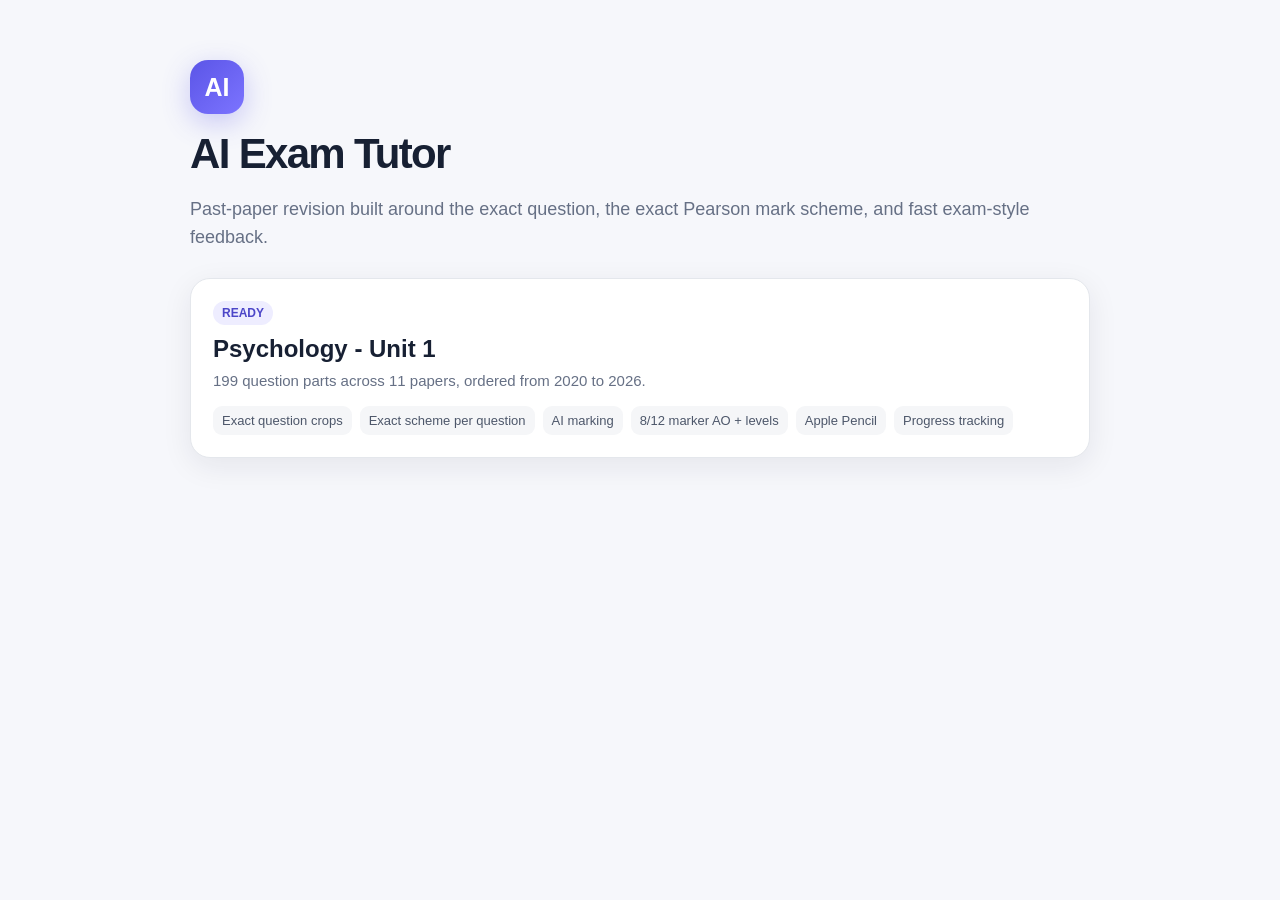
<file: index.html>
<!doctype html><html><head><meta charset="utf-8"><meta name="viewport" content="width=device-width,initial-scale=1"><title>AI Exam Tutor</title><style>body{margin:0;font-family:Inter,-apple-system,BlinkMacSystemFont,"Segoe UI",sans-serif;background:#f6f7fb;color:#172033}.wrap{max-width:900px;margin:0 auto;padding:60px 20px}.logo{width:54px;height:54px;border-radius:18px;background:linear-gradient(135deg,#5b55e7,#7c74ff);display:grid;place-items:center;color:#fff;font-size:25px;font-weight:900;box-shadow:0 8px 28px rgba(91,85,231,.3)}h1{font-size:42px;margin:16px 0 8px;letter-spacing:-.04em}p{color:#667085;font-size:18px;line-height:1.55}.card{display:block;text-decoration:none;color:inherit;background:#fff;border:1px solid #e4e7ec;border-radius:20px;padding:22px;margin-top:26px;box-shadow:0 8px 30px rgba(20,30,55,.08)}.tag{display:inline-block;background:#eeedff;color:#4c46c8;padding:5px 9px;border-radius:999px;font-size:12px;font-weight:800}.card h2{margin:10px 0 6px}.features{display:flex;gap:8px;flex-wrap:wrap;margin-top:14px}.features span{font-size:13px;background:#f5f6f8;padding:7px 9px;border-radius:9px;color:#4d576a}</style></head><body><div class="wrap"><div class="logo">AI</div><h1>AI Exam Tutor</h1><p>Past-paper revision built around the exact question, the exact Pearson mark scheme, and fast exam-style feedback.</p><a class="card" href="psychology.html"><span class="tag">READY</span><h2>Psychology - Unit 1</h2><p style="font-size:15px;margin:0">199 question parts across 11 papers, ordered from 2020 to 2026.</p><div class="features"><span>Exact question crops</span><span>Exact scheme per question</span><span>AI marking</span><span>8/12 marker AO + levels</span><span>Apple Pencil</span><span>Progress tracking</span></div></a></div></body></html>
</file>
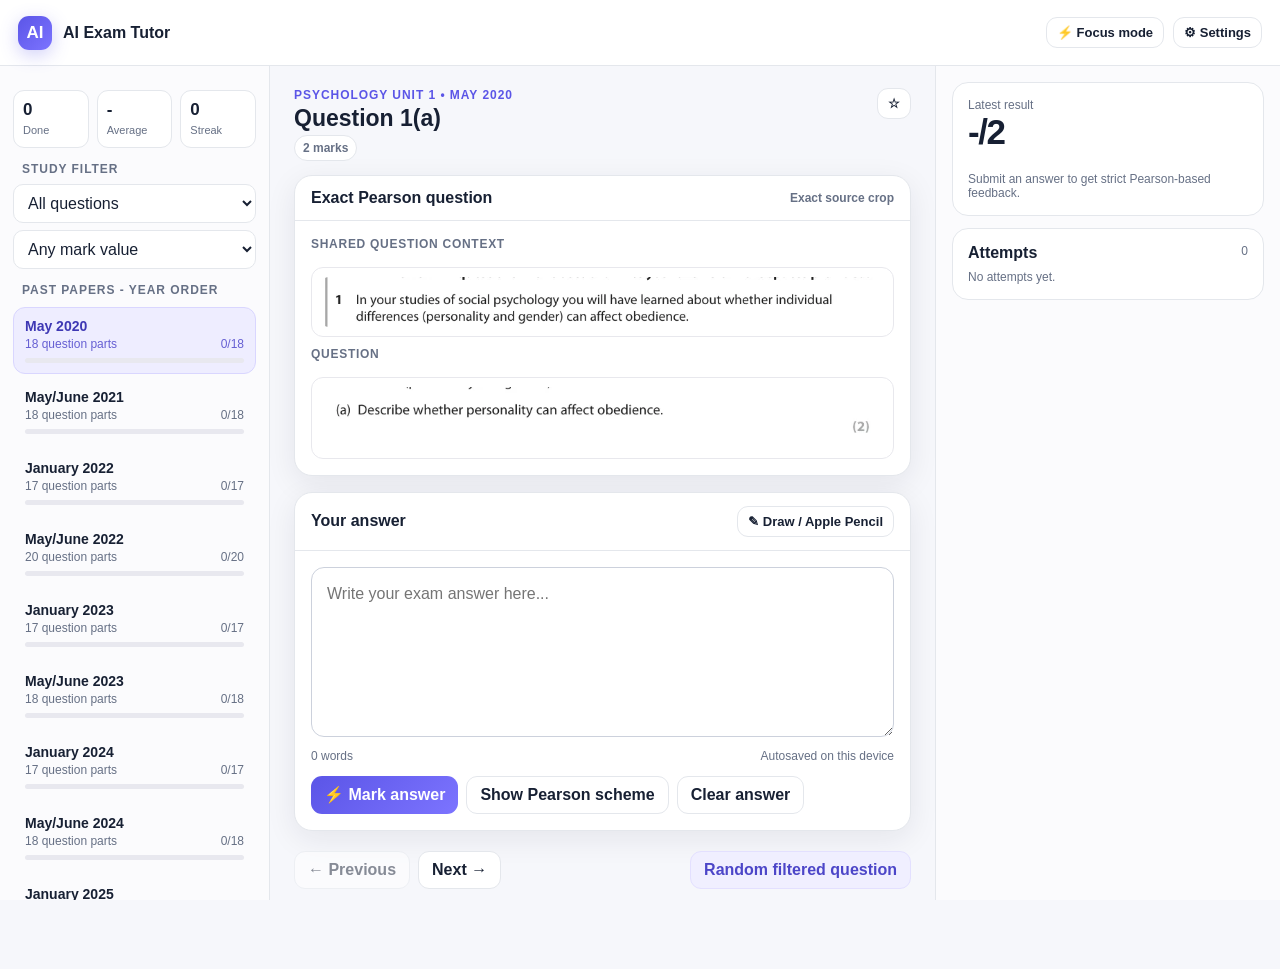
<file: psychology.html>
<!doctype html><html><head><meta charset="utf-8"><meta name="viewport" content="width=device-width,initial-scale=1,viewport-fit=cover"><meta name="theme-color" content="#5b55e7"><title>Psychology - AI Exam Tutor</title><link rel="stylesheet" href="styles.css?v=1"></head><body>
<header class="topbar"><div class="brand"><button id="mobilePapers" class="btn small mobile-paper-btn">☰</button><div class="brand-badge">AI</div><span>AI Exam Tutor</span></div><div class="top-actions"><button class="btn small desktop-only" id="studyModeBtn">⚡ Focus mode</button><button class="btn small" id="settingsBtn">⚙ Settings</button></div></header>
<div class="shell"><aside class="sidebar" id="sidebar"><div class="dashboard"><div class="stat"><strong id="statDone">0</strong><span>Done</span></div><div class="stat"><strong id="statAvg">-</strong><span>Average</span></div><div class="stat"><strong id="statStreak">0</strong><span>Streak</span></div></div><h3>Study filter</h3><div class="filters"><select id="questionFilter"><option value="all">All questions</option><option value="unanswered">Unanswered</option><option value="wrong">Below full marks</option><option value="extended">8 & 12 markers</option><option value="short">1-4 markers</option><option value="starred">Starred</option></select><select id="markFilter"><option value="all">Any mark value</option><option>1</option><option>2</option><option>3</option><option>4</option><option>8</option><option>12</option></select></div><h3>Past papers - year order</h3><div id="paperList"></div></aside>
<main class="main"><div class="question-head"><div><div class="eyebrow" id="paperEyebrow">Psychology Unit 1</div><div class="question-title" id="questionTitle">Loading...</div><div class="meta" id="questionMeta"></div></div><button class="btn small" id="starBtn" title="Star this question">☆</button></div>
<section class="card"><div class="card-head"><span>Exact Pearson question</span><span class="tiny" id="assetStatus"></span></div><div class="card-body"><div id="sourceArea" class="source-stack"><div class="loading-assets">Loading exact source...</div></div></div></section>
<section class="card"><div class="card-head"><span>Your answer</span><button class="btn small" id="drawToggle">✎ Draw / Apple Pencil</button></div><div class="card-body"><textarea id="answerBox" class="answer-box" placeholder="Write your exam answer here..."></textarea><div class="answer-footer"><span id="wordCount">0 words</span><span>Autosaved on this device</span></div><div class="draw-wrap" id="drawWrap"><div class="draw-toolbar"><button class="btn small" id="undoDraw">↶ Undo</button><button class="btn small danger" id="clearDraw">Clear drawing</button><span class="tiny">Apple Pencil or mouse. Finger scrolling stays enabled outside the canvas.</span></div><div class="draw-shell"><canvas id="drawCanvas" class="draw-canvas"></canvas></div></div><div class="answer-actions"><button class="btn primary" id="markBtn">⚡ Mark answer</button><button class="btn" id="schemeBtn">Show Pearson scheme</button><button class="btn" id="clearBtn">Clear answer</button></div><div class="mark-progress" id="markProgress"><div class="mark-row"><strong id="markStatus">Examiner working...</strong><span class="countdown" id="countdown">0.0s</span></div><div class="tiny" id="markSubstatus">Fast route started.</div></div></div></section>
<div class="navbar-bottom"><div class="navcluster"><button class="btn" id="prevBtn">← Previous</button><button class="btn" id="nextBtn">Next →</button></div><button class="btn soft" id="randomBtn">Random filtered question</button></div></main>
<aside class="rightbar"><div class="scorebox" id="scoreBox"><div class="scoreline"><div><div class="tiny">Latest result</div><div class="scorebig" id="scoreBig">-/-</div></div><div class="latency" id="latency"></div></div><div class="ao-row" id="aoRow"></div><div class="feedback" id="feedback"><div class="tiny">Submit an answer to get strict Pearson-based feedback.</div></div></div><div class="scorebox scheme-panel" id="schemePanel"><div style="display:flex;justify-content:space-between;align-items:center"><strong>Exact Pearson mark scheme</strong><a id="openMsPdf" class="tiny" target="_blank">Open PDF ↗</a></div><div id="schemeImages"></div></div><div class="scorebox"><div style="display:flex;justify-content:space-between"><strong>Attempts</strong><span class="tiny" id="attemptCount">0</span></div><div id="attempts"></div></div></aside></div>
<div class="modal-backdrop" id="settingsModal"><div class="modal"><h2>Settings</h2><p>Your OpenRouter key stays in <b>session storage only</b> and is not included in the website files.</p><label class="tiny">OpenRouter API key</label><input id="apiKeyInput" type="password" autocomplete="off" placeholder="sk-or-v1-..."><div class="setting-row"><div><b>AI speed mode</b><div class="tiny">Hard wait limits: short 28s, 8/12 markers 58s.</div></div><span class="pill good">Turbo</span></div><div class="setting-row"><div><b>Export progress</b><div class="tiny">Download all answers and attempts as JSON.</div></div><button class="btn small" id="exportBtn">Export</button></div><div class="setting-row"><div><b>Reset progress</b><div class="tiny">Clears local answers, marks and stars.</div></div><button class="btn small danger" id="resetBtn">Reset</button></div><div class="modal-actions"><button class="btn" id="closeSettings">Cancel</button><button class="btn primary" id="saveSettings">Save</button></div></div></div>
<div class="toast" id="toast"></div>
<script src="data.js?v=1"></script><script src="app.js?v=1"></script></body></html>
</file>
<file: styles.css>
:root{
  --bg:#f6f7fb;--panel:#fff;--text:#172033;--muted:#667085;--line:#e4e7ec;
  --brand:#5b55e7;--brand2:#7c74ff;--good:#16835f;--warn:#b96a07;--bad:#c43d4f;
  --shadow:0 8px 30px rgba(20,30,55,.08);--radius:18px;
}
*{box-sizing:border-box}html,body{margin:0;padding:0;background:var(--bg);color:var(--text);font-family:Inter,ui-sans-serif,-apple-system,BlinkMacSystemFont,"Segoe UI",Roboto,Arial,sans-serif}button,input,textarea,select{font:inherit}button{cursor:pointer}
a{color:inherit}body{min-height:100vh}
.topbar{height:66px;background:rgba(255,255,255,.93);backdrop-filter:blur(14px);border-bottom:1px solid var(--line);position:sticky;top:0;z-index:30;display:flex;align-items:center;justify-content:space-between;padding:0 18px}
.brand{display:flex;align-items:center;gap:11px;font-weight:800}.brand-badge{width:34px;height:34px;border-radius:11px;background:linear-gradient(135deg,var(--brand),var(--brand2));display:grid;place-items:center;color:#fff;font-size:17px;box-shadow:0 5px 18px rgba(91,85,231,.28)}
.top-actions{display:flex;align-items:center;gap:9px}.btn{border:1px solid var(--line);background:#fff;color:var(--text);padding:9px 13px;border-radius:11px;font-weight:700;display:inline-flex;align-items:center;gap:7px;justify-content:center}.btn:hover{border-color:#c9cdd7}.btn.primary{background:linear-gradient(135deg,var(--brand),var(--brand2));color:#fff;border:0}.btn.soft{background:#f0efff;color:#4c46c8;border-color:#e3e0ff}.btn.danger{color:var(--bad)}.btn:disabled{opacity:.5;cursor:not-allowed}.btn.small{padding:7px 10px;font-size:13px}
.shell{display:grid;grid-template-columns:270px minmax(0,1fr) 345px;min-height:calc(100vh - 66px)}
.sidebar{border-right:1px solid var(--line);background:#fbfbfd;padding:16px 13px;overflow:auto;position:sticky;top:66px;height:calc(100vh - 66px)}
.sidebar h3{font-size:12px;text-transform:uppercase;letter-spacing:.08em;color:var(--muted);margin:14px 9px 8px}.paper{width:100%;text-align:left;border:1px solid transparent;background:transparent;border-radius:12px;padding:10px 11px;margin:2px 0;color:var(--text)}.paper:hover{background:#f1f2f7}.paper.active{background:#eeedff;border-color:#d9d6ff;color:#3e38b4}.paper-title{font-weight:800;font-size:14px}.paper-sub{font-size:12px;color:var(--muted);margin-top:3px;display:flex;justify-content:space-between;gap:8px}.paper.active .paper-sub{color:#665fd3}
.progress-bar{height:5px;background:#e8e8ef;border-radius:99px;overflow:hidden;margin-top:7px}.progress-bar>i{display:block;height:100%;background:var(--brand);border-radius:99px}
.filters{display:grid;gap:7px}.filters select,.filters input{width:100%;border:1px solid var(--line);background:#fff;border-radius:10px;padding:9px 10px;color:var(--text)}
.main{padding:22px 24px 80px;min-width:0}.question-head{display:flex;align-items:flex-start;justify-content:space-between;gap:12px;margin-bottom:14px}.eyebrow{font-size:12px;font-weight:800;color:var(--brand);text-transform:uppercase;letter-spacing:.08em}.question-title{font-size:23px;font-weight:850;margin:3px 0}.meta{display:flex;gap:7px;flex-wrap:wrap}.pill{font-size:12px;border:1px solid var(--line);background:#fff;padding:5px 8px;border-radius:999px;color:var(--muted);font-weight:700}.pill.purple{background:#efeeff;border-color:#ddd9ff;color:#514bc6}.pill.good{background:#eaf8f2;border-color:#cdeee1;color:var(--good)}
.card{background:var(--panel);border:1px solid var(--line);border-radius:var(--radius);box-shadow:var(--shadow);overflow:hidden;margin-bottom:16px}.card-head{padding:13px 16px;border-bottom:1px solid var(--line);display:flex;align-items:center;justify-content:space-between;gap:10px;font-weight:800}.card-body{padding:16px}.source-stack{display:grid;gap:10px}.source-label{font-size:12px;color:var(--muted);font-weight:800;text-transform:uppercase;letter-spacing:.06em;margin-bottom:6px}.source-img{display:block;max-width:100%;width:auto;margin:0 auto;background:white;border-radius:8px}.source-wrap{background:#fff;border:1px solid #e8e8ed;border-radius:12px;padding:9px;overflow:auto}.loading-assets{padding:40px;text-align:center;color:var(--muted)}
.answer-box{width:100%;min-height:170px;resize:vertical;border:1px solid #ccd1dc;border-radius:13px;padding:14px 15px;line-height:1.55;outline:none;background:#fff}.answer-box:focus{border-color:var(--brand);box-shadow:0 0 0 3px rgba(91,85,231,.1)}.answer-footer{display:flex;justify-content:space-between;align-items:center;margin-top:8px;font-size:12px;color:var(--muted);gap:10px;flex-wrap:wrap}.answer-actions{display:flex;gap:8px;flex-wrap:wrap;margin-top:13px}
.draw-wrap{display:none;margin-top:14px}.draw-wrap.show{display:block}.draw-toolbar{display:flex;gap:7px;flex-wrap:wrap;margin-bottom:8px}.draw-shell{border:1px solid #ccd1dc;border-radius:13px;overflow:hidden;background:#fff;touch-action:none}.draw-canvas{width:100%;height:310px;display:block;touch-action:none}
.mark-progress{display:none;margin-top:12px;padding:12px 13px;border-radius:12px;background:#f3f2ff;border:1px solid #dedbff;color:#4f49c0}.mark-progress.show{display:block}.mark-row{display:flex;justify-content:space-between;gap:12px;align-items:center}.countdown{font-variant-numeric:tabular-nums;font-weight:850}.tiny{font-size:12px;color:var(--muted)}
.rightbar{border-left:1px solid var(--line);background:#fbfbfd;padding:16px;position:sticky;top:66px;height:calc(100vh - 66px);overflow:auto}.scorebox{background:#fff;border:1px solid var(--line);border-radius:16px;padding:15px;margin-bottom:12px}.scoreline{display:flex;align-items:end;justify-content:space-between}.scorebig{font-size:35px;font-weight:900;letter-spacing:-.04em}.latency{font-size:12px;color:var(--muted)}.feedback{display:grid;gap:9px;margin-top:12px}.fb{border-radius:11px;padding:10px 11px;background:#f7f8fa;border:1px solid #eceef2}.fb b{display:block;font-size:11px;text-transform:uppercase;letter-spacing:.06em;color:var(--muted);margin-bottom:4px}.fb.good{background:#effaf6;border-color:#d4f0e5}.fb.warn{background:#fff7eb;border-color:#f7dfbb}.fb.bad{background:#fff1f3;border-color:#ffd8dd}.fb p{margin:0;line-height:1.42;font-size:13px;white-space:pre-wrap}.ao-row{display:flex;gap:6px;flex-wrap:wrap;margin-top:8px}.ao{font-size:12px;font-weight:800;padding:5px 8px;border-radius:8px;background:#f0efff;color:#4e48c5}
.scheme-panel{display:none}.scheme-panel.show{display:block}.scheme-panel .source-wrap{margin-top:8px}.attempt{border:1px solid var(--line);border-radius:10px;padding:9px 10px;margin-top:8px;background:#fff}.attempt-top{display:flex;justify-content:space-between;font-weight:800;font-size:12px}.attempt-answer{font-size:12px;color:var(--muted);margin-top:4px;max-height:48px;overflow:hidden}
.navbar-bottom{display:flex;justify-content:space-between;gap:10px;margin-top:20px}.navcluster{display:flex;gap:8px}
.modal-backdrop{display:none;position:fixed;inset:0;background:rgba(17,24,39,.48);z-index:100;align-items:center;justify-content:center;padding:18px}.modal-backdrop.show{display:flex}.modal{width:min(560px,100%);background:#fff;border-radius:20px;box-shadow:0 24px 70px rgba(0,0,0,.25);padding:20px}.modal h2{margin:0 0 5px}.modal p{color:var(--muted);line-height:1.5}.modal input{width:100%;border:1px solid #ccd1dc;border-radius:11px;padding:11px 12px;margin:8px 0}.modal-actions{display:flex;justify-content:flex-end;gap:8px;margin-top:12px}.setting-row{display:flex;justify-content:space-between;gap:12px;align-items:center;padding:10px 0;border-top:1px solid var(--line)}
.toast{position:fixed;left:50%;bottom:22px;transform:translateX(-50%) translateY(20px);background:#182033;color:#fff;padding:10px 14px;border-radius:10px;opacity:0;pointer-events:none;transition:.2s;z-index:200;font-size:13px;max-width:90vw}.toast.show{opacity:1;transform:translateX(-50%) translateY(0)}
.dashboard{display:grid;grid-template-columns:repeat(3,1fr);gap:8px;margin:8px 0 12px}.stat{background:#fff;border:1px solid var(--line);border-radius:11px;padding:9px}.stat strong{display:block;font-size:17px}.stat span{font-size:11px;color:var(--muted)}
.mobile-paper-btn{display:none}
@media(max-width:1100px){.shell{grid-template-columns:230px minmax(0,1fr)}.rightbar{position:static;height:auto;grid-column:2;border-left:0;border-top:1px solid var(--line);padding:20px 24px}.main{padding-bottom:20px}}
@media(max-width:760px){.topbar{padding:0 10px;height:58px}.brand span{display:none}.shell{display:block}.sidebar{display:none;position:fixed;left:0;top:58px;bottom:0;width:min(330px,88vw);height:auto;z-index:60;box-shadow:12px 0 35px rgba(0,0,0,.16)}.sidebar.open{display:block}.mobile-paper-btn{display:inline-flex}.main{padding:14px 11px 24px}.rightbar{padding:14px 11px}.question-title{font-size:20px}.source-wrap{padding:5px}.card-body{padding:12px}.draw-canvas{height:280px}.top-actions .desktop-only{display:none}.dashboard{grid-template-columns:repeat(3,1fr)}.btn{padding:9px 10px}}
@media(prefers-color-scheme:dark){body.auto-dark{--bg:#101217;--panel:#181b22;--text:#f1f3f7;--muted:#a8afbd;--line:#2b303a;--shadow:none}.auto-dark .topbar,.auto-dark .sidebar,.auto-dark .rightbar{background:#14171d}.auto-dark .btn,.auto-dark .paper.active,.auto-dark .filters select,.auto-dark .filters input,.auto-dark .scorebox,.auto-dark .stat,.auto-dark .attempt,.auto-dark .answer-box,.auto-dark .source-wrap{background:#1a1e26;color:var(--text)}.auto-dark .source-wrap{background:#fff}.auto-dark .fb{background:#1d2129}}
</file>
